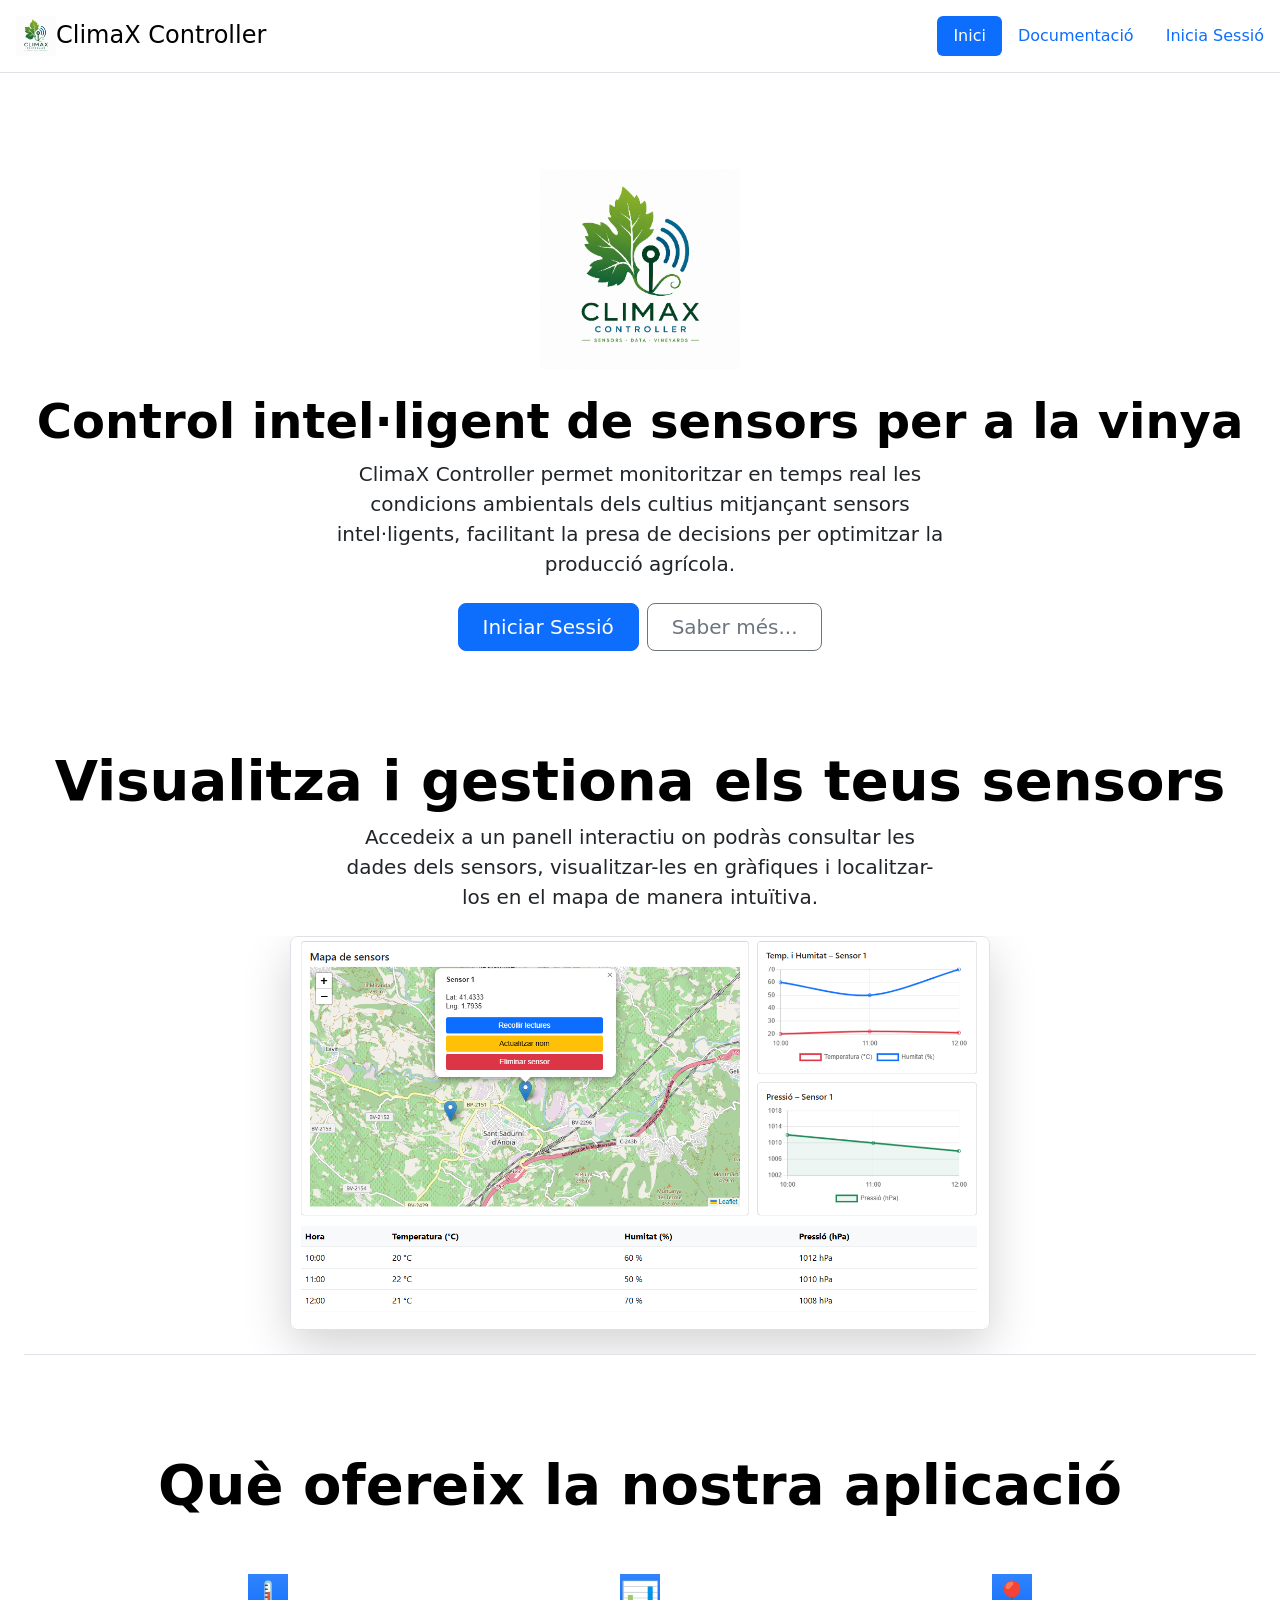
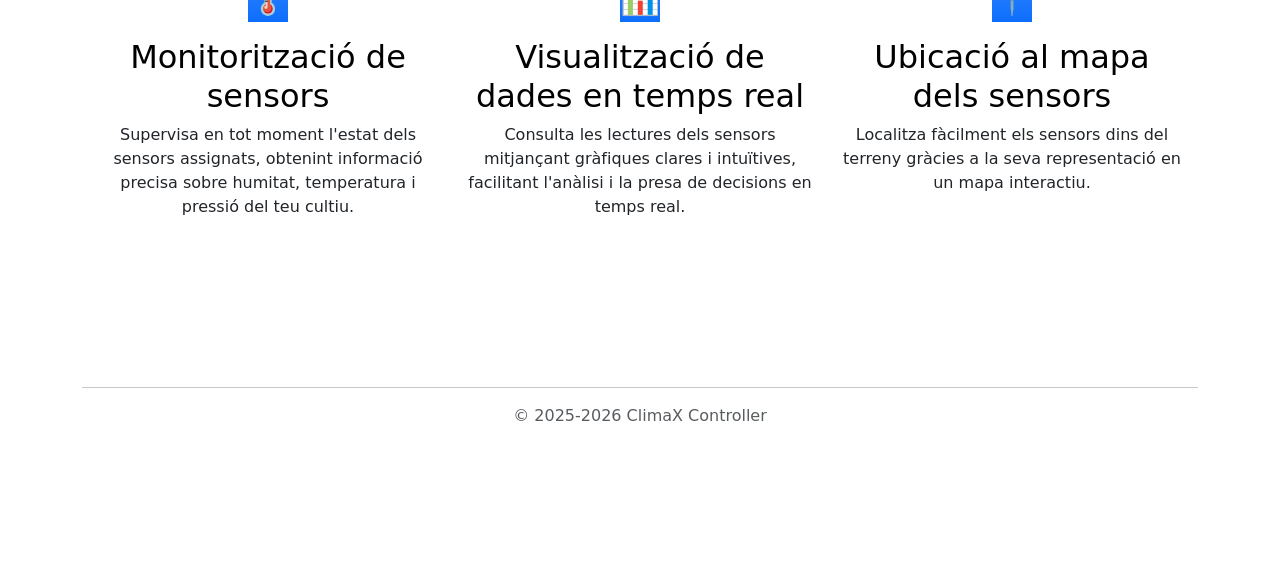
<file: frontend/index.html>
<!DOCTYPE html>
<html lang="ca">

<head>
    <meta charset="UTF-8">
    <meta name="viewport" content="width=device-width, initial-scale=1.0">
    <link href="../bootstrap/css/bootstrap.min.css" rel="stylesheet">
    <script src="../bootstrap/js/bootstrap.bundle.min.js"></script>
</head>

<body>
    <header class="d-flex flex-wrap justify-content-center py-3 mb-4 border-bottom">
        <a href="index.html"
            class="d-flex align-items-center mb-3 mb-md-0 me-md-auto link-body-emphasis text-decoration-none">
            <span class="fs-4"><img class="ms-3" src="../assets/brand/logo.png" alt="Logo" width="40" height="40" class="me-2">ClimaX Controller</span>
        </a>
        <ul class="nav nav-pills">
            <li class="nav-item"><a href="index.html" class="nav-link active">Inici</a></li>
            <li class="nav-item"><a href="documentation.html" class="nav-link">Documentació</a></li>
            <li class="nav-item d-none" id="dashboard-link">
                <a href="dashboard.html" class="nav-link">Dashboard</a>
            </li>
            <li class="nav-item d-none" id="manage-users-link">
                <a href="manageusers.html" class="nav-link">Gestió d'usuaris</a>
            </li>
            <li class="nav-item" id="nav-login-item">
                <a href="login.html" class="nav-link">Inicia Sessió</a>
            </li>
        </ul>
    </header>

    <div class="px-4 py-5 my-5 text-center">
        <img class="d-block mx-auto mb-4" src="../../assets/brand/logo.png" alt="" width="200" height="200">
        <h1 class="display-5 fw-bold text-body-emphasis">Control intel·ligent de sensors per a la vinya</h1>
        <div class="col-lg-6 mx-auto">
            <p class="lead mb-4">
                ClimaX Controller permet monitoritzar en temps real les condicions ambientals
                dels cultius mitjançant sensors intel·ligents, facilitant la presa de decisions
                per optimitzar la producció agrícola.
            </p>
            <div class="d-grid gap-2 d-sm-flex justify-content-sm-center">
                <a href="login.html" class="btn btn-primary btn-lg px-4 gap-3" id="cta-main-btn">Iniciar Sessió</a>
                <a href="documentation.html" class="btn btn-outline-secondary btn-lg px-4">Saber més...</a>
            </div>
        </div>

        <div class="px-4 pt-5 my-5 text-center border-bottom">
            <h1 class="display-4 fw-bold text-body-emphasis">Visualitza i gestiona els teus sensors</h1>
            <div class="col-lg-6 mx-auto">
                <p class="lead mb-4">
                    Accedeix a un panell interactiu on podràs consultar les dades dels sensors,
                    visualitzar-les en gràfiques i localitzar-los en el mapa de manera intuïtiva.
                </p>
            </div>
            <div class="overflow-hidden" style="max-height: 50vh">
                <div class="container px-5">
                    <img src="img/demo_dashboard.png" class="img-fluid border rounded-3 shadow-lg mb-4"
                        alt="Demo dashboard" width="700" height="500" loading="lazy">
                </div>
            </div>
        </div>

        <div class="container px-4 py-5" id="featured-3">
            <h1 class="display-4 fw-bold text-body-emphasis">Què ofereix la nostra aplicació</h1>
            <div class="row g-4 py-5 row-cols-1 row-cols-lg-3">
                <div class="feature col">
                    <div
                        class="feature-emoji d-inline-flex align-items-center justify-content-center text-bg-primary bg-gradient fs-2 mb-3">
                        <span class="bi" width="1em" height="1em" aria-hidden="true">🌡️</span>
                    </div>
                    <h3 class="fs-2 text-body-emphasis">Monitorització de sensors</h3>
                    <p>
                        Supervisa en tot moment l'estat dels sensors assignats, obtenint informació
                        precisa sobre humitat, temperatura i pressió del teu cultiu.
                    </p>
                </div>
                <div class="feature col">
                    <div
                        class="feature-emoji d-inline-flex align-items-center justify-content-center text-bg-primary bg-gradient fs-2 mb-3">
                        <span class="bi" width="1em" height="1em" aria-hidden="true">📊</span>
                    </div>
                    <h3 class="fs-2 text-body-emphasis">Visualització de dades en temps real</h3>
                    <p>
                        Consulta les lectures dels sensors mitjançant gràfiques clares i intuïtives,
                        facilitant l'anàlisi i la presa de decisions en temps real.
                    </p>
                </div>
                <div class="feature col">
                    <div
                        class="feature-emoji d-inline-flex align-items-center justify-content-center text-bg-primary bg-gradient fs-2 mb-3">
                        <span class="bi" width="1em" height="1em" aria-hidden="true">📍</span>
                    </div>
                    <h3 class="fs-2 text-body-emphasis">Ubicació al mapa dels sensors</h3>
                    <p>
                        Localitza fàcilment els sensors dins del terreny gràcies a la seva representació
                        en un mapa interactiu.
                    </p>
                </div>
            </div>
        </div>

    <div class="container">
        <footer class="py-3 my-4">
            <hr>
            <p class="text-center text-body-secondary">© 2025-2026 ClimaX Controller</p>
        </footer>
    </div>

    <script src="js/session.js"></script>
</body>

</html>
</file>
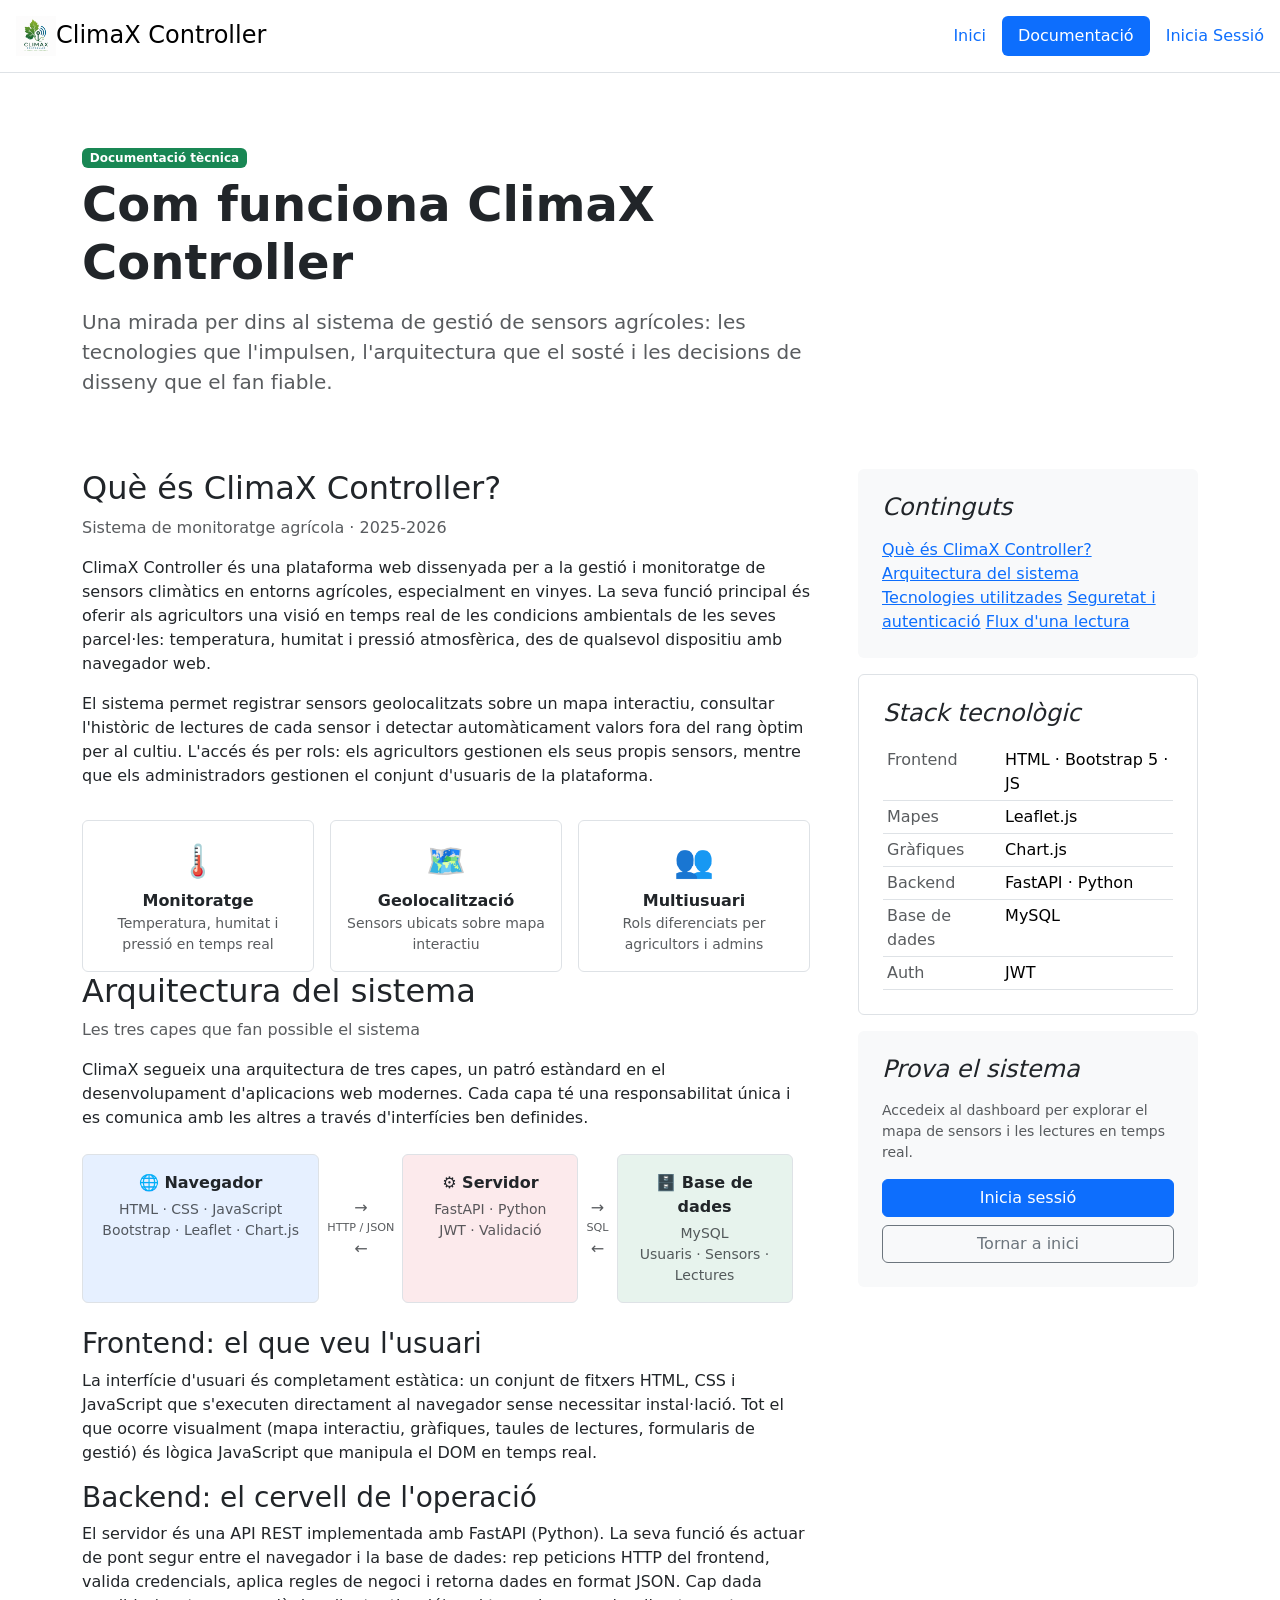
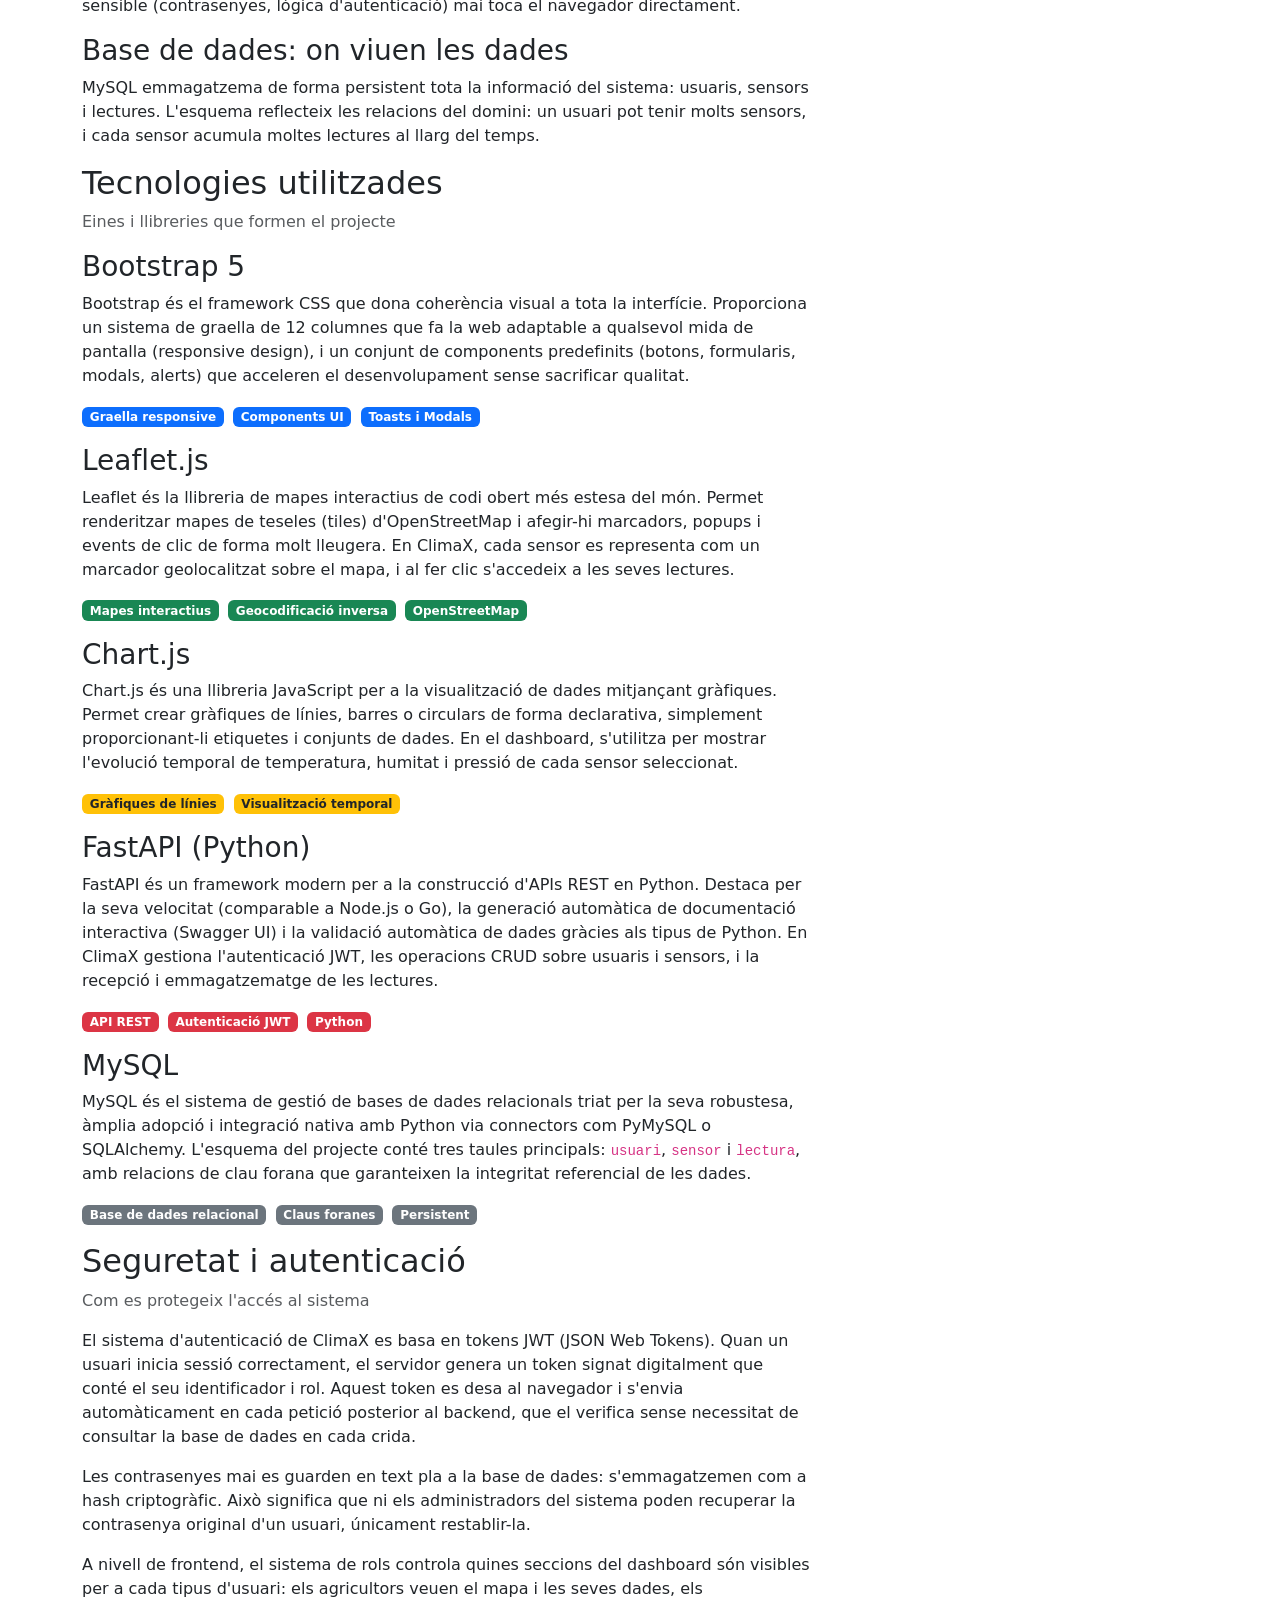
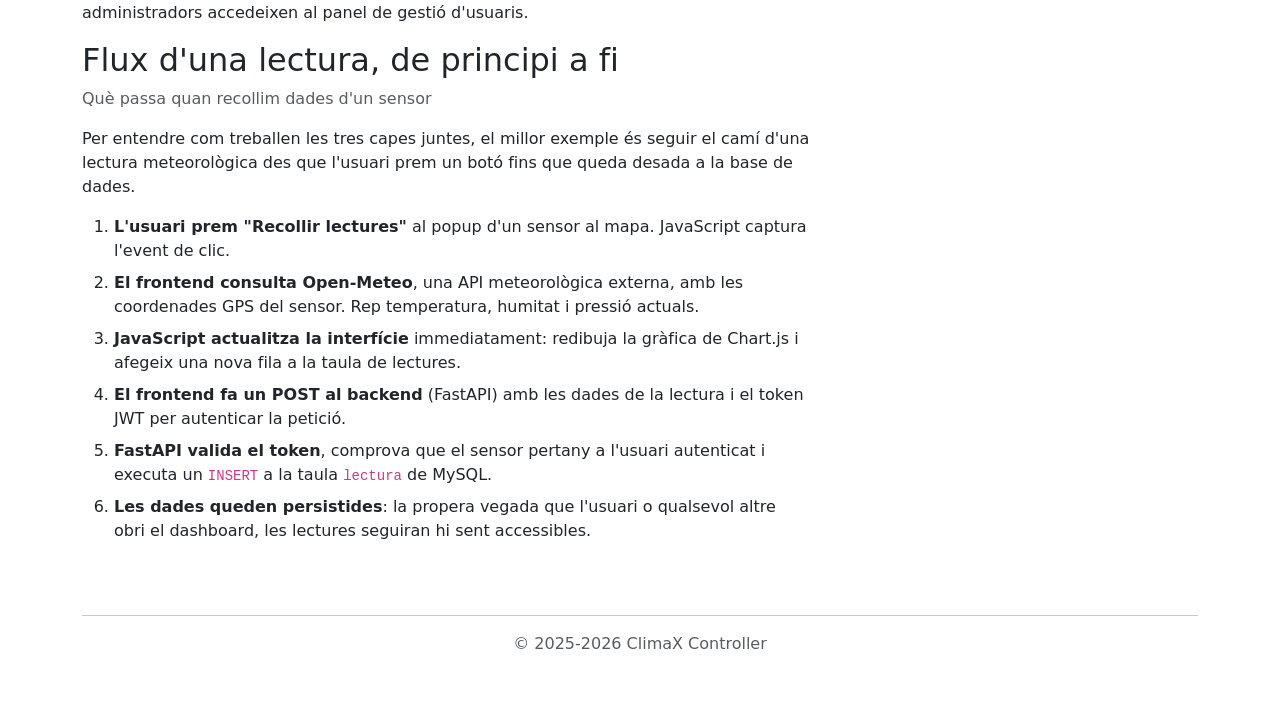
<file: frontend/documentation.html>
<!DOCTYPE html>
<html lang="ca">

<head>
    <meta charset="UTF-8">
    <meta name="viewport" content="width=device-width, initial-scale=1.0">
    <link href="../bootstrap/css/bootstrap.min.css" rel="stylesheet">
    <script src="../bootstrap/js/bootstrap.bundle.min.js"></script>
</head>

<body>
    <header class="d-flex flex-wrap justify-content-center py-3 mb-4 border-bottom">
        <a href="/" class="d-flex align-items-center mb-3 mb-md-0 me-md-auto link-body-emphasis text-decoration-none">
            <span class="fs-4"><img class="ms-3" src="../assets/brand/logo.png" alt="Logo" width="40" height="40" class="me-2">ClimaX Controller</span>
        </a>
        <ul class="nav nav-pills">
            <li class="nav-item"><a href="index.html" class="nav-link">Inici</a></li>
            <li class="nav-item"><a href="documentation.html" class="nav-link active">Documentació</a></li>
            <li class="nav-item d-none" id="dashboard-link">
                <a href="dashboard.html" class="nav-link">Dashboard</a>
            </li>
            <li class="nav-item d-none" id="manage-users-link">
                <a href="manageusers.html" class="nav-link">Gestió d'usuaris</a>
            </li>
            <li class="nav-item" id="nav-login-item">
                <a href="login.html" class="nav-link">Inicia Sessió</a>
            </li>
        </ul>
    </header>

    <div class="doc-header-hero py-5 mb-4">
        <div class="container">
            <div class="row align-items-center">
                <div class="col-lg-8">
                    <span class="badge bg-success tech-badge mb-2">Documentació tècnica</span>
                    <h1 class="display-5 fw-bold mb-3">Com funciona ClimaX Controller</h1>
                    <p class="lead text-body-secondary mb-0">
                        Una mirada per dins al sistema de gestió de sensors agrícoles: les tecnologies que l'impulsen,
                        l'arquitectura que el sosté i les decisions de disseny que el fan fiable.
                    </p>
                </div>
            </div>
        </div>
    </div>

    <div class="container">
        <div class="row g-5">

            <div class="col-md-8">

                <article class="doc-article" id="que-es">
                    <h2>Què és ClimaX Controller?</h2>
                    <p class="text-body-secondary mb-3">Sistema de monitoratge agrícola · 2025-2026</p>
                    <p>
                        ClimaX Controller és una plataforma web dissenyada per a la gestió i monitoratge de sensors
                        climàtics en entorns agrícoles, especialment en vinyes. La seva funció principal és oferir
                        als agricultors una visió en temps real de les condicions ambientals de les seves parcel·les:
                        temperatura, humitat i pressió atmosfèrica, des de qualsevol dispositiu amb navegador web.
                    </p>
                    <p>
                        El sistema permet registrar sensors geolocalitzats sobre un mapa interactiu, consultar
                        l'històric de lectures de cada sensor i detectar automàticament valors fora del rang òptim
                        per al cultiu. L'accés és per rols: els agricultors gestionen els seus propis sensors,
                        mentre que els administradors gestionen el conjunt d'usuaris de la plataforma.
                    </p>
                    <div class="row g-3 mt-1">
                        <div class="col-sm-4">
                            <div class="border rounded p-3 text-center h-100">
                                <div class="fs-2 mb-1">🌡️</div>
                                <div class="fw-semibold">Monitoratge</div>
                                <div class="text-body-secondary small">Temperatura, humitat i pressió en temps real
                                </div>
                            </div>
                        </div>
                        <div class="col-sm-4">
                            <div class="border rounded p-3 text-center h-100">
                                <div class="fs-2 mb-1">🗺️</div>
                                <div class="fw-semibold">Geolocalització</div>
                                <div class="text-body-secondary small">Sensors ubicats sobre mapa interactiu</div>
                            </div>
                        </div>
                        <div class="col-sm-4">
                            <div class="border rounded p-3 text-center h-100">
                                <div class="fs-2 mb-1">👥</div>
                                <div class="fw-semibold">Multiusuari</div>
                                <div class="text-body-secondary small">Rols diferenciats per agricultors i admins</div>
                            </div>
                        </div>
                    </div>
                </article>

                <article class="doc-article" id="arquitectura">
                    <h2>Arquitectura del sistema</h2>
                    <p class="text-body-secondary mb-3">Les tres capes que fan possible el sistema</p>
                    <p>
                        ClimaX segueix una arquitectura de tres capes, un patró estàndard en el
                        desenvolupament d'aplicacions web modernes. Cada capa té una responsabilitat única
                        i es comunica amb les altres a través d'interfícies ben definides.
                    </p>

                    <div class="row g-2 mt-3 mb-4 text-center">
                        <div class="col-12 col-md-4">
                            <div class="border rounded p-3 h-100 bg-primary bg-opacity-10">
                                <div class="fw-bold mb-1">🌐 Navegador</div>
                                <div class="small text-body-secondary">HTML · CSS · JavaScript</div>
                                <div class="small text-body-secondary">Bootstrap · Leaflet · Chart.js</div>
                            </div>
                        </div>
                        <div class="col-12 col-md-auto d-flex align-items-center justify-content-center">
                            <div class="text-center text-body-secondary">
                                <div class="d-none d-md-block">→</div>
                                <div class="d-md-none">↓</div>
                                <div class="small" style="font-size:0.7rem">HTTP / JSON</div>
                                <div class="d-none d-md-block">←</div>
                                <div class="d-md-none">↑</div>
                            </div>
                        </div>
                        <div class="col-12 col-md-3">
                            <div class="border rounded p-3 h-100 bg-danger bg-opacity-10">
                                <div class="fw-bold mb-1">⚙️ Servidor</div>
                                <div class="small text-body-secondary">FastAPI · Python</div>
                                <div class="small text-body-secondary">JWT · Validació</div>
                            </div>
                        </div>
                        <div class="col-12 col-md-auto d-flex align-items-center justify-content-center">
                            <div class="text-center text-body-secondary">
                                <div class="d-none d-md-block">→</div>
                                <div class="d-md-none">↓</div>
                                <div class="small" style="font-size:0.7rem">SQL</div>
                                <div class="d-none d-md-block">←</div>
                                <div class="d-md-none">↑</div>
                            </div>
                        </div>
                        <div class="col-12 col-md-3">
                            <div class="border rounded p-3 h-100 bg-success bg-opacity-10">
                                <div class="fw-bold mb-1">🗄️ Base de dades</div>
                                <div class="small text-body-secondary">MySQL</div>
                                <div class="small text-body-secondary">Usuaris · Sensors · Lectures</div>
                            </div>
                        </div>
                    </div>

                    <h3>Frontend: el que veu l'usuari</h3>
                    <p>
                        La interfície d'usuari és completament estàtica: un conjunt de fitxers HTML, CSS i
                        JavaScript que s'executen directament al navegador sense necessitar instal·lació.
                        Tot el que ocorre visualment (mapa interactiu, gràfiques, taules de lectures,
                        formularis de gestió) és lògica JavaScript que manipula el DOM en temps real.
                    </p>

                    <h3>Backend: el cervell de l'operació</h3>
                    <p>
                        El servidor és una API REST implementada amb FastAPI (Python). La seva funció és
                        actuar de pont segur entre el navegador i la base de dades: rep peticions HTTP del
                        frontend, valida credencials, aplica regles de negoci i retorna dades en format JSON.
                        Cap dada sensible (contrasenyes, lògica d'autenticació) mai toca el navegador directament.
                    </p>

                    <h3>Base de dades: on viuen les dades</h3>
                    <p>
                        MySQL emmagatzema de forma persistent tota la informació del sistema: usuaris, sensors
                        i lectures. L'esquema reflecteix les relacions del domini: un usuari pot tenir molts
                        sensors, i cada sensor acumula moltes lectures al llarg del temps.
                    </p>
                </article>

                <article class="doc-article" id="tecnologies">
                    <h2>Tecnologies utilitzades</h2>
                    <p class="text-body-secondary mb-3">Eines i llibreries que formen el projecte</p>

                    <h3>Bootstrap 5</h3>
                    <p>
                        Bootstrap és el framework CSS que dona coherència visual a tota la interfície.
                        Proporciona un sistema de graella de 12 columnes que fa la web adaptable a qualsevol
                        mida de pantalla (responsive design), i un conjunt de components predefinits
                        (botons, formularis, modals, alerts) que acceleren el desenvolupament sense sacrificar qualitat.
                    </p>
                    <div class="mb-3">
                        <span class="badge bg-primary tech-badge me-1">Graella responsive</span>
                        <span class="badge bg-primary tech-badge me-1">Components UI</span>
                        <span class="badge bg-primary tech-badge">Toasts i Modals</span>
                    </div>

                    <h3>Leaflet.js</h3>
                    <p>
                        Leaflet és la llibreria de mapes interactius de codi obert més estesa del món.
                        Permet renderitzar mapes de teseles (tiles) d'OpenStreetMap i afegir-hi marcadors,
                        popups i events de clic de forma molt lleugera. En ClimaX, cada sensor es representa
                        com un marcador geolocalitzat sobre el mapa, i al fer clic s'accedeix a les seves lectures.
                    </p>
                    <div class="mb-3">
                        <span class="badge bg-success tech-badge me-1">Mapes interactius</span>
                        <span class="badge bg-success tech-badge me-1">Geocodificació inversa</span>
                        <span class="badge bg-success tech-badge">OpenStreetMap</span>
                    </div>

                    <h3>Chart.js</h3>
                    <p>
                        Chart.js és una llibreria JavaScript per a la visualització de dades mitjançant gràfiques.
                        Permet crear gràfiques de línies, barres o circulars de forma declarativa, simplement
                        proporcionant-li etiquetes i conjunts de dades. En el dashboard, s'utilitza per mostrar
                        l'evolució temporal de temperatura, humitat i pressió de cada sensor seleccionat.
                    </p>
                    <div class="mb-3">
                        <span class="badge bg-warning text-dark tech-badge me-1">Gràfiques de línies</span>
                        <span class="badge bg-warning text-dark tech-badge">Visualització temporal</span>
                    </div>

                    <h3>FastAPI (Python)</h3>
                    <p>
                        FastAPI és un framework modern per a la construcció d'APIs REST en Python. Destaca per
                        la seva velocitat (comparable a Node.js o Go), la generació automàtica de documentació
                        interactiva (Swagger UI) i la validació automàtica de dades gràcies als tipus de Python.
                        En ClimaX gestiona l'autenticació JWT, les operacions CRUD sobre usuaris i sensors,
                        i la recepció i emmagatzematge de les lectures.
                    </p>
                    <div class="mb-3">
                        <span class="badge bg-danger tech-badge me-1">API REST</span>
                        <span class="badge bg-danger tech-badge me-1">Autenticació JWT</span>
                        <span class="badge bg-danger tech-badge">Python</span>
                    </div>

                    <h3>MySQL</h3>
                    <p>
                        MySQL és el sistema de gestió de bases de dades relacionals triat per la seva robustesa,
                        àmplia adopció i integració nativa amb Python via connectors com PyMySQL o SQLAlchemy.
                        L'esquema del projecte conté tres taules principals: <code>usuari</code>, <code>sensor</code>
                        i <code>lectura</code>, amb relacions de clau forana que garanteixen la integritat
                        referencial de les dades.
                    </p>
                    <div class="mb-3">
                        <span class="badge bg-secondary tech-badge me-1">Base de dades relacional</span>
                        <span class="badge bg-secondary tech-badge me-1">Claus foranes</span>
                        <span class="badge bg-secondary tech-badge">Persistent</span>
                    </div>
                </article>

                <article class="doc-article" id="seguretat">
                    <h2>Seguretat i autenticació</h2>
                    <p class="text-body-secondary mb-3">Com es protegeix l'accés al sistema</p>
                    <p>
                        El sistema d'autenticació de ClimaX es basa en tokens JWT (JSON Web Tokens).
                        Quan un usuari inicia sessió correctament, el servidor genera un token signat
                        digitalment que conté el seu identificador i rol. Aquest token es desa al
                        navegador i s'envia automàticament en cada petició posterior al backend,
                        que el verifica sense necessitat de consultar la base de dades en cada crida.
                    </p>
                    <p>
                        Les contrasenyes mai es guarden en text pla a la base de dades: s'emmagatzemen
                        com a hash criptogràfic. Això significa que ni els administradors del sistema
                        poden recuperar la contrasenya original d'un usuari, únicament restablir-la.
                    </p>
                    <p>
                        A nivell de frontend, el sistema de rols controla quines seccions del dashboard
                        són visibles per a cada tipus d'usuari: els agricultors veuen el mapa i les seves
                        dades, els administradors accedeixen al panel de gestió d'usuaris.
                    </p>
                </article>

                <article class="doc-article" id="flux">
                    <h2>Flux d'una lectura, de principi a fi</h2>
                    <p class="text-body-secondary mb-3">Què passa quan recollim dades d'un sensor</p>
                    <p>
                        Per entendre com treballen les tres capes juntes, el millor exemple és seguir el
                        camí d'una lectura meteorològica des que l'usuari prem un botó fins que queda
                        desada a la base de dades.
                    </p>
                    <ol class="mt-3">
                        <li class="mb-2">
                            <strong>L'usuari prem "Recollir lectures"</strong> al popup d'un sensor al mapa.
                            JavaScript captura l'event de clic.
                        </li>
                        <li class="mb-2">
                            <strong>El frontend consulta Open-Meteo</strong>, una API meteorològica externa,
                            amb les coordenades GPS del sensor. Rep temperatura, humitat i pressió actuals.
                        </li>
                        <li class="mb-2">
                            <strong>JavaScript actualitza la interfície</strong> immediatament: redibuja la
                            gràfica de Chart.js i afegeix una nova fila a la taula de lectures.
                        </li>
                        <li class="mb-2">
                            <strong>El frontend fa un POST al backend</strong> (FastAPI) amb les dades
                            de la lectura i el token JWT per autenticar la petició.
                        </li>
                        <li class="mb-2">
                            <strong>FastAPI valida el token</strong>, comprova que el sensor pertany a
                            l'usuari autenticat i executa un <code>INSERT</code> a la taula
                            <code>lectura</code> de MySQL.
                        </li>
                        <li>
                            <strong>Les dades queden persistides</strong>: la propera vegada que l'usuari
                            o qualsevol altre obri el dashboard, les lectures seguiran hi sent accessibles.
                        </li>
                    </ol>
                </article>

            </div>

            <div class="col-md-4">
                <div class="sidebar-sticky">

                    <div class="p-4 mb-3 bg-body-tertiary rounded">
                        <h4 class="fst-italic mb-3">Continguts</h4>
                        <nav>
                            <a href="#que-es" class="toc-link">Què és ClimaX Controller?</a>
                            <a href="#arquitectura" class="toc-link">Arquitectura del sistema</a>
                            <a href="#tecnologies" class="toc-link">Tecnologies utilitzades</a>
                            <a href="#seguretat" class="toc-link">Seguretat i autenticació</a>
                            <a href="#flux" class="toc-link">Flux d'una lectura</a>
                        </nav>
                    </div>

                    <div class="p-4 mb-3 border rounded">
                        <h4 class="fst-italic mb-3">Stack tecnològic</h4>
                        <table class="table table-sm mb-0">
                            <tbody>
                                <tr>
                                    <td class="text-body-secondary">Frontend</td>
                                    <td>HTML · Bootstrap 5 · JS</td>
                                </tr>
                                <tr>
                                    <td class="text-body-secondary">Mapes</td>
                                    <td>Leaflet.js</td>
                                </tr>
                                <tr>
                                    <td class="text-body-secondary">Gràfiques</td>
                                    <td>Chart.js</td>
                                </tr>
                                <tr>
                                    <td class="text-body-secondary">Backend</td>
                                    <td>FastAPI · Python</td>
                                </tr>
                                <tr>
                                    <td class="text-body-secondary">Base de dades</td>
                                    <td>MySQL</td>
                                </tr>
                                <tr>
                                    <td class="text-body-secondary">Auth</td>
                                    <td>JWT</td>
                                </tr>
                            </tbody>
                        </table>
                    </div>

                    <div class="p-4 bg-body-tertiary rounded">
                        <h4 class="fst-italic mb-3">Prova el sistema</h4>
                        <p class="text-body-secondary small mb-3">
                            Accedeix al dashboard per explorar el mapa de sensors i les lectures en temps real.
                        </p>
                        <a href="login.html" id="cta-main-btn" class="btn btn-primary w-100 mb-2">Inicia sessió</a>
                        <a href="index.html" class="btn btn-outline-secondary w-100">Tornar a inici</a>
                    </div>

                </div>
            </div>

        </div>
    </div>

    <div class="container">
        <footer class="py-3 my-4">
            <hr>
            </hr>
            <p class="text-center text-body-secondary">© 2025-2026 ClimaX Controller</p>
        </footer>
    </div>
    <script src="js/session.js"></script>
</body>

</html>
</file>
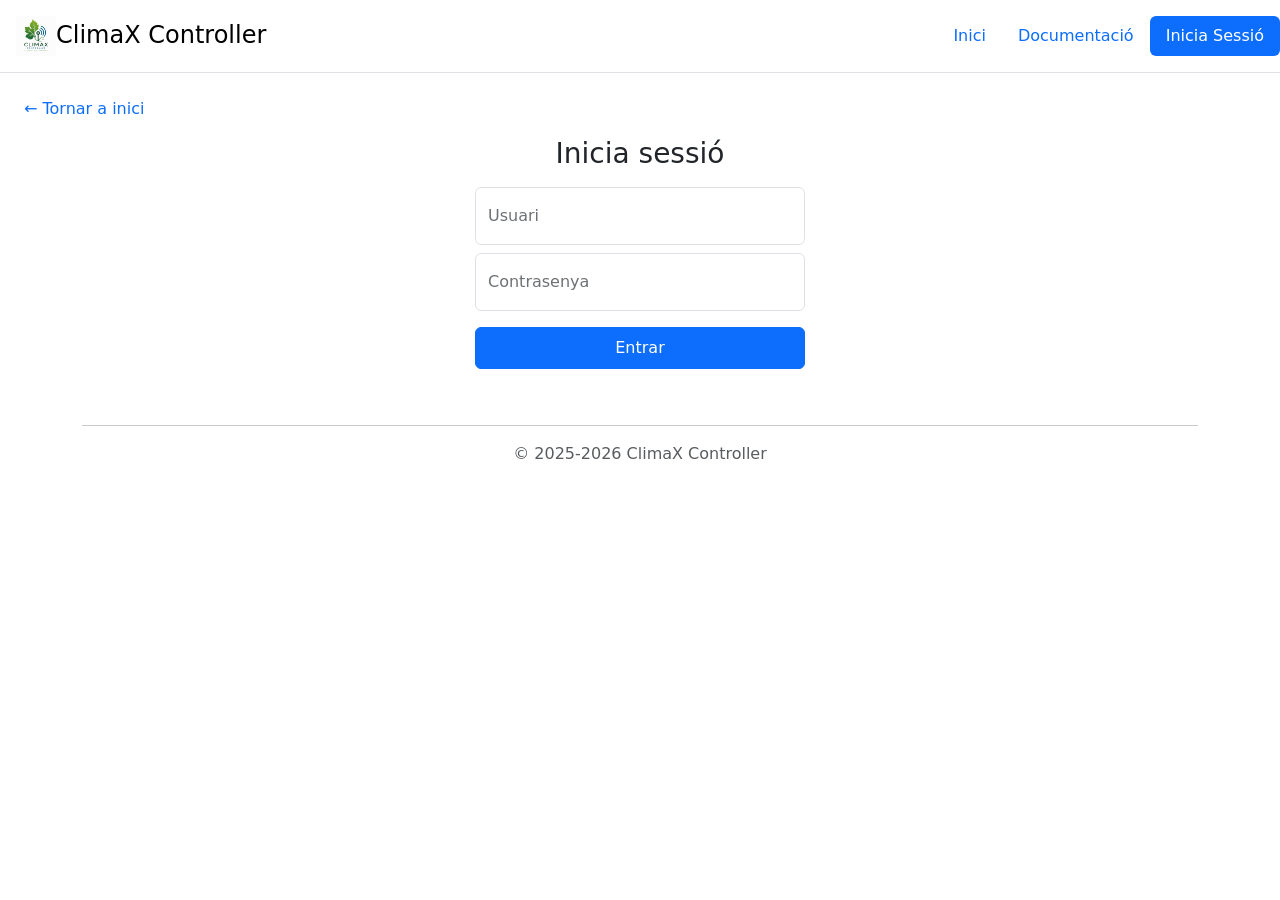
<file: frontend/login.html>
<!DOCTYPE html>
<html lang="ca">

<head>
    <meta charset="UTF-8">
    <meta name="viewport" content="width=device-width, initial-scale=1.0">
    <link href="../bootstrap/css/bootstrap.min.css" rel="stylesheet">
    <script src="../bootstrap/js/bootstrap.bundle.min.js"></script>
</head>

<body>
    <header class="d-flex flex-wrap justify-content-center py-3 mb-4 border-bottom">
        <a href="/" class="d-flex align-items-center mb-3 mb-md-0 me-md-auto link-body-emphasis text-decoration-none">
            <span class="fs-4"><img class="ms-3" src="../assets/brand/logo.png" alt="Logo" width="40" height="40" class="me-2">ClimaX Controller</span>
        </a>
        <ul class="nav nav-pills">
            <li class="nav-item"><a href="index.html" class="nav-link">Inici</a></li>
            <li class="nav-item"><a href="documentation.html" class="nav-link">Documentació</a></li>
            <li class="nav-item d-none" id="dashboard-link">
                <a href="dashboard.html" class="nav-link">Dashboard</a>
            </li>
            <li class="nav-item d-none" id="manage-users-link">
                <a href="manageusers.html" class="nav-link">Gestió d'usuaris</a>
            </li>
            <li class="nav-item" id="nav-login-item">
                <a href="login.html" class="nav-link active">Inicia Sessió</a>
            </li>
        </ul>
    </header>

    <main class="form-signin text-center">

        <div class="text-start mb-3 ms-4">
            <a href="index.html" class="text-decoration-none">
                ← Tornar a inici
            </a>
        </div>

        <form style="max-width: 330px; margin: auto;">

            <h1 class="h3 mb-3 fw-normal">Inicia sessió</h1>

            <div class="form-floating mb-2">
                <input type="text" class="form-control" id="username" placeholder="Usuari">
                <label for="username">Usuari</label>
            </div>

            <div class="form-floating mb-3">
                <input type="password" class="form-control" id="password" placeholder="Password">
                <label for="password">Contrasenya</label>
            </div>

            <button class="btn btn-primary w-100 py-2" type="submit">
                Entrar
            </button>

            <div id="error-msg" class="text-danger mt-2 d-none">
                Usuari o contrasenya incorrectes. Torna-ho a provar.
            </div>

        </form>

    </main>
    <div class="container">
        <footer class="py-3 my-4">
            <hr>
            </hr>
            <p class="text-center text-body-secondary">© 2025-2026 ClimaX Controller</p>
        </footer>
    </div>
    <script src="js/login.js"></script>
    <script src="js/session.js"></script>
</body>

</html>
</file>
